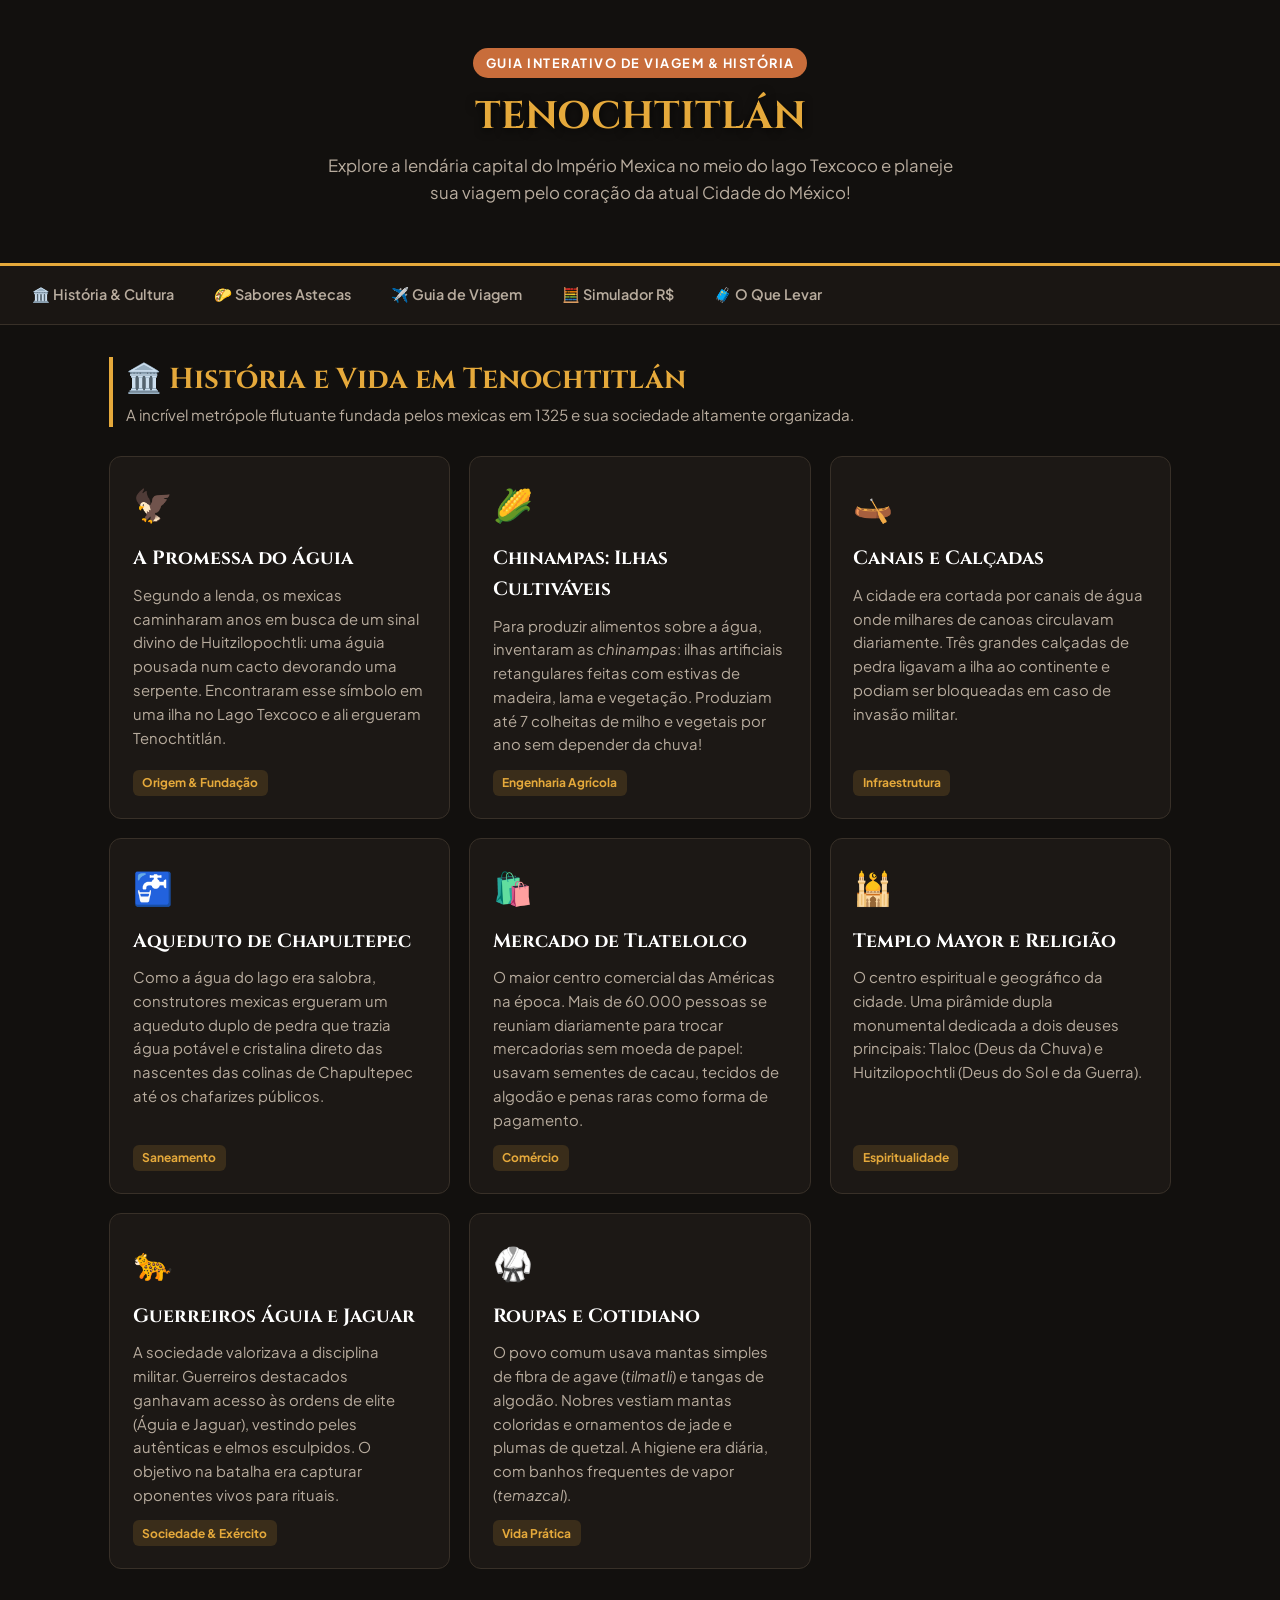
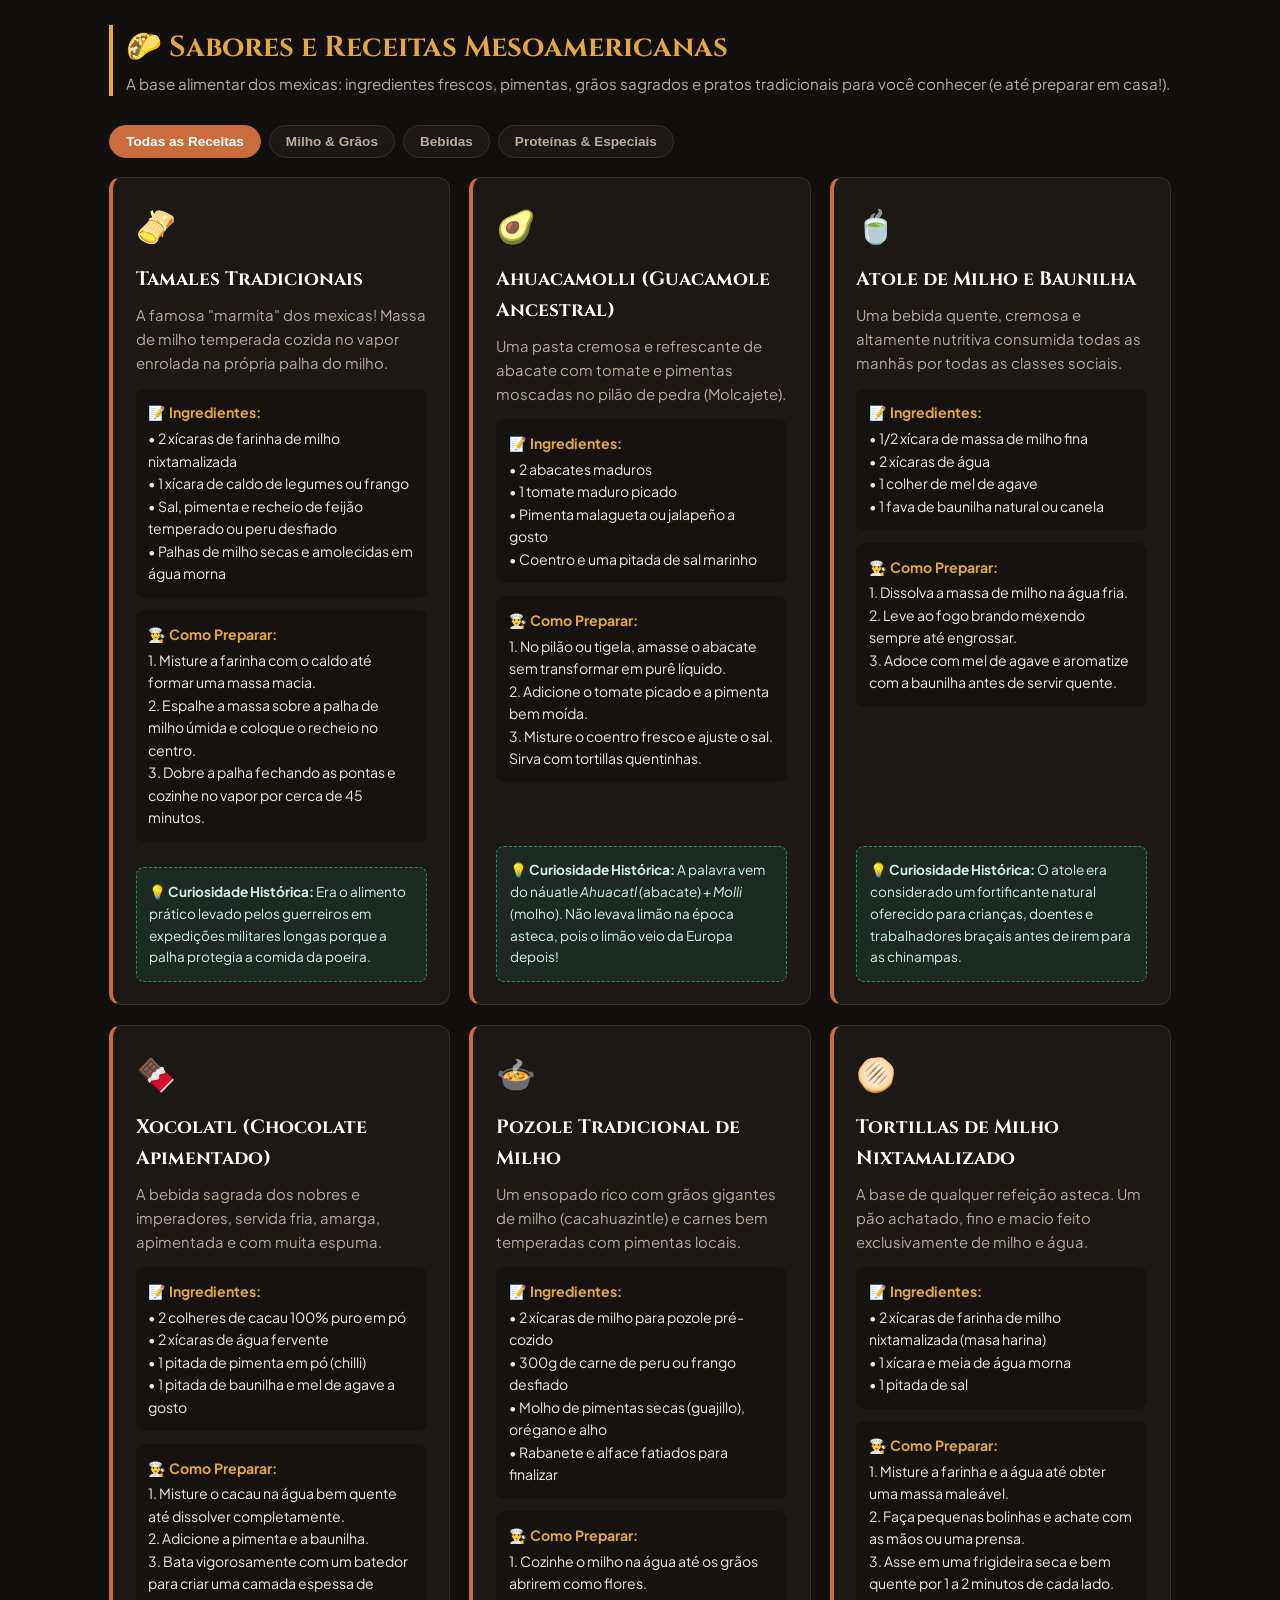
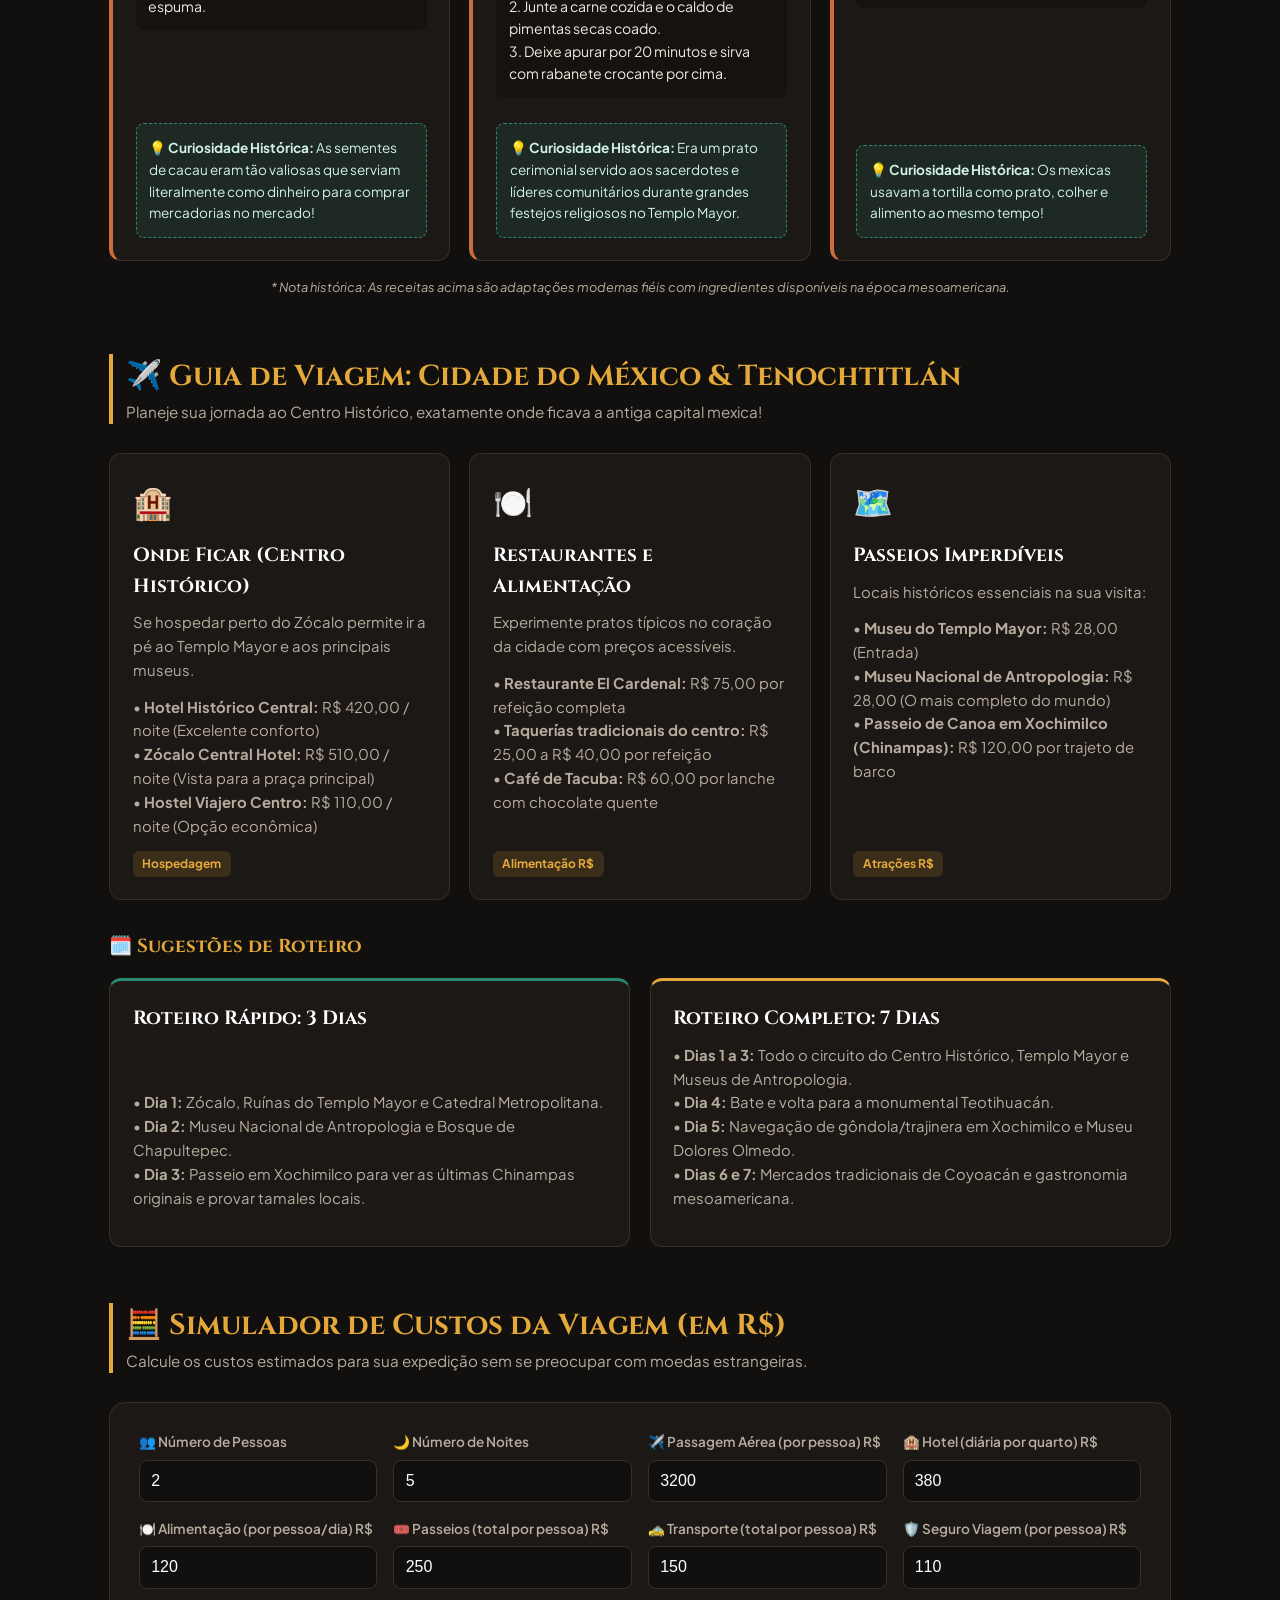
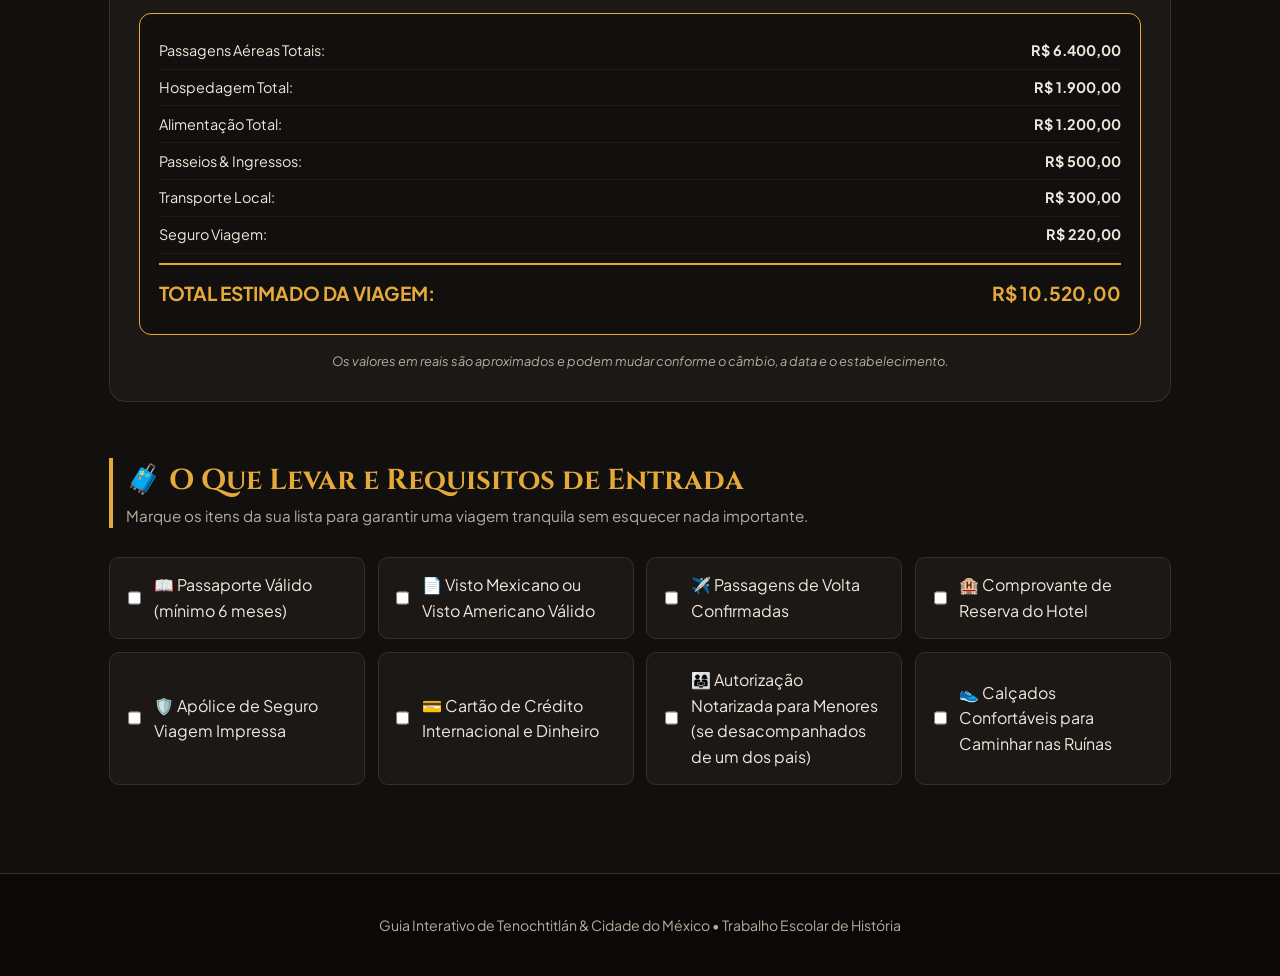
<file: index.html>
<!DOCTYPE html>
<html lang="pt-BR">
<head>
  <meta charset="UTF-8">
  <meta name="viewport" content="width=device-width, initial-scale=1.0">
  <title>Tenochtitlán - O Império no Lago: Guia Interativo</title>
  <link rel="preconnect" href="https://fonts.googleapis.com">
  <link rel="preconnect" href="https://fonts.gstatic.com" crossorigin>
  <link href="https://fonts.googleapis.com/css2?family=Cinzel:wght@600;700;900&family=Plus+Jakarta+Sans:wght@400;500;600;700&display=swap" rel="stylesheet">
  
  <style>
    :root {
      --bg-dark: #12100e;
      --bg-card: #1c1815;
      --bg-card-hover: #26211c;
      --accent-gold: #e5a93b;
      --accent-copper: #c86d3b;
      --accent-jade: #2a8a71;
      --accent-water: #388296;
      --text-main: #f0e8dd;
      --text-muted: #b8ac9e;
      --border-color: #383028;
      --font-title: 'Cinzel', serif;
      --font-body: 'Plus Jakarta Sans', sans-serif;
    }

    * {
      box-sizing: border-box;
      margin: 0;
      padding: 0;
    }

    body {
      background-color: var(--bg-dark);
      color: var(--text-main);
      font-family: var(--font-body);
      line-height: 1.6;
      -webkit-font-smoothing: antialiased;
    }

    /* HEADER & HERO */
    header {
      background: linear-gradient(180deg, rgba(18,16,14,0.7) 0%, rgba(18,16,14,0.95) 100%),
                  url('https://images.unsplash.com/photo-1518638150340-f706e86654de?auto=format&fit=crop&w=1200&q=80') center/cover no-repeat;
      padding: 3rem 1.5rem 2rem;
      text-align: center;
      border-bottom: 3px solid var(--accent-gold);
    }

    .hero-badge {
      display: inline-block;
      background: var(--accent-copper);
      color: #fff;
      font-size: 0.8rem;
      font-weight: 700;
      letter-spacing: 1.5px;
      padding: 0.3rem 0.8rem;
      border-radius: 20px;
      margin-bottom: 1rem;
      text-transform: uppercase;
    }

    h1 {
      font-family: var(--font-title);
      color: var(--accent-gold);
      font-size: 2.4rem;
      line-height: 1.2;
      margin-bottom: 0.8rem;
      text-shadow: 0 2px 10px rgba(0,0,0,0.8);
    }

    header p {
      color: var(--text-muted);
      font-size: 1.05rem;
      max-width: 650px;
      margin: 0 auto 1.5rem;
    }

    /* NAVIGATION */
    nav {
      position: sticky;
      top: 0;
      z-index: 100;
      background: rgba(28, 24, 21, 0.95);
      backdrop-filter: blur(8px);
      border-bottom: 1px solid var(--border-color);
      display: flex;
      overflow-x: auto;
      padding: 0.5rem 1rem;
      gap: 0.5rem;
      scrollbar-width: none;
    }
    nav::-webkit-scrollbar { display: none; }

    nav a {
      color: var(--text-muted);
      text-decoration: none;
      font-weight: 600;
      font-size: 0.9rem;
      padding: 0.6rem 1rem;
      border-radius: 8px;
      white-space: nowrap;
      transition: all 0.2s ease;
      display: flex;
      align-items: center;
      gap: 0.4rem;
    }

    nav a:hover, nav a.active {
      background: var(--accent-gold);
      color: var(--bg-dark);
    }

    /* CONTAINER & SECTIONS */
    .container {
      max-width: 1100px;
      margin: 0 auto;
      padding: 2rem 1.2rem;
    }

    section {
      margin-bottom: 3.5rem;
      scroll-margin-top: 4rem;
    }

    .section-header {
      margin-bottom: 1.8rem;
      border-left: 4px solid var(--accent-gold);
      padding-left: 0.8rem;
    }

    .section-header h2 {
      font-family: var(--font-title);
      color: var(--accent-gold);
      font-size: 1.8rem;
    }

    .section-header p {
      color: var(--text-muted);
      font-size: 0.95rem;
    }

    /* GRID & CARDS */
    .grid {
      display: grid;
      grid-template-columns: repeat(auto-fit, minmax(280px, 1fr));
      gap: 1.2rem;
    }

    .card {
      background: var(--bg-card);
      border: 1px solid var(--border-color);
      border-radius: 12px;
      padding: 1.4rem;
      transition: transform 0.2s ease, border-color 0.2s ease;
      display: flex;
      flex-direction: column;
      justify-content: space-between;
    }

    .card:hover {
      transform: translateY(-3px);
      border-color: var(--accent-gold);
    }

    .card-icon {
      font-size: 2rem;
      margin-bottom: 0.8rem;
      display: inline-block;
    }

    .card h3 {
      font-family: var(--font-title);
      color: #fff;
      font-size: 1.2rem;
      margin-bottom: 0.6rem;
    }

    .card p {
      color: var(--text-muted);
      font-size: 0.93rem;
      margin-bottom: 0.8rem;
    }

    .tag-badge {
      display: inline-block;
      font-size: 0.75rem;
      font-weight: 700;
      background: rgba(229, 169, 59, 0.15);
      color: var(--accent-gold);
      padding: 0.2rem 0.6rem;
      border-radius: 6px;
      align-self: flex-start;
    }

    /* TABBED SYSTEM FOR RECIPES & ITINERARY */
    .filter-bar {
      display: flex;
      gap: 0.5rem;
      flex-wrap: wrap;
      margin-bottom: 1.2rem;
    }

    .filter-btn {
      background: var(--bg-card);
      border: 1px solid var(--border-color);
      color: var(--text-muted);
      padding: 0.5rem 1rem;
      border-radius: 20px;
      font-size: 0.85rem;
      cursor: pointer;
      font-weight: 600;
      transition: 0.2s;
    }

    .filter-btn.active, .filter-btn:hover {
      background: var(--accent-copper);
      color: #fff;
      border-color: var(--accent-copper);
    }

    /* RECIPE CARD SPECIFICS */
    .recipe-card {
      background: var(--bg-card);
      border-left: 4px solid var(--accent-copper);
    }

    .recipe-meta {
      background: rgba(0,0,0,0.25);
      border-radius: 8px;
      padding: 0.8rem;
      margin: 0.8rem 0;
      font-size: 0.88rem;
    }

    .recipe-meta strong {
      color: var(--accent-gold);
      display: block;
      margin-bottom: 0.2rem;
    }

    .curiosity-box {
      background: rgba(42, 138, 113, 0.15);
      border: 1px dashed var(--accent-jade);
      padding: 0.8rem;
      border-radius: 8px;
      font-size: 0.85rem;
      color: #d1f2e8;
      margin-top: 0.8rem;
    }

    /* SIMULATOR */
    .sim-box {
      background: var(--bg-card);
      border: 1px solid var(--border-color);
      border-radius: 16px;
      padding: 1.8rem;
    }

    .sim-grid {
      display: grid;
      grid-template-columns: repeat(auto-fit, minmax(220px, 1fr));
      gap: 1rem;
      margin-bottom: 1.5rem;
    }

    .input-group {
      display: flex;
      flex-direction: column;
      gap: 0.4rem;
    }

    .input-group label {
      font-size: 0.85rem;
      color: var(--text-muted);
      font-weight: 600;
    }

    .input-group input {
      background: #12100e;
      border: 1px solid var(--border-color);
      color: #fff;
      padding: 0.7rem;
      border-radius: 8px;
      font-size: 1rem;
      outline: none;
    }

    .input-group input:focus {
      border-color: var(--accent-gold);
    }

    .sim-results {
      background: #12100e;
      border-radius: 12px;
      padding: 1.2rem;
      border: 1px solid var(--accent-gold);
    }

    .res-row {
      display: flex;
      justify-content: space-between;
      padding: 0.4rem 0;
      border-bottom: 1px solid rgba(255,255,255,0.05);
      font-size: 0.9rem;
    }

    .res-row.total {
      border-top: 2px solid var(--accent-gold);
      border-bottom: none;
      font-size: 1.2rem;
      font-weight: 700;
      color: var(--accent-gold);
      margin-top: 0.6rem;
      padding-top: 0.8rem;
    }

    .disclaimer-text {
      font-size: 0.8rem;
      color: var(--text-muted);
      margin-top: 1rem;
      font-style: italic;
      text-align: center;
    }

    /* CHECKLIST */
    .checklist-grid {
      display: grid;
      grid-template-columns: repeat(auto-fit, minmax(250px, 1fr));
      gap: 0.8rem;
    }

    .check-item {
      background: var(--bg-card);
      border: 1px solid var(--border-color);
      padding: 0.9rem 1.1rem;
      border-radius: 10px;
      display: flex;
      align-items: center;
      gap: 0.8rem;
      cursor: pointer;
      user-select: none;
    }

    .check-item input[type="checkbox"] {
      width: 18px;
      height: 18px;
      accent-color: var(--accent-gold);
      cursor: pointer;
    }

    /* FOOTER */
    footer {
      text-align: center;
      padding: 2.5rem 1rem;
      background: #0a0908;
      border-top: 1px solid var(--border-color);
      color: var(--text-muted);
      font-size: 0.88rem;
    }

    /* RESPONSIVE */
    @media (max-width: 600px) {
      h1 { font-size: 1.8rem; }
      .container { padding: 1.2rem 0.9rem; }
      .sim-box { padding: 1.2rem; }
    }
  </style>
</head>
<body>

  <!-- HEADER -->
  <header>
    <span class="hero-badge">Guia Interativo de Viagem & História</span>
    <h1>TENOCHTITLÁN</h1>
    <p>Explore a lendária capital do Império Mexica no meio do lago Texcoco e planeje sua viagem pelo coração da atual Cidade do México!</p>
  </header>

  <!-- NAVEGAÇÃO -->
  <nav id="navbar">
    <a href="#historia" class="active">🏛️ História & Cultura</a>
    <a href="#gastronomia">🌮 Sabores Astecas</a>
    <a href="#roteiro">✈️ Guia de Viagem</a>
    <a href="#simulador">🧮 Simulador R$</a>
    <a href="#bagagem">🧳 O Que Levar</a>
  </nav>

  <div class="container">

    <!-- SEÇÃO 1: HISTÓRIA E CULTURA -->
    <section id="historia">
      <div class="section-header">
        <h2>🏛️ História e Vida em Tenochtitlán</h2>
        <p>A incrível metrópole flutuante fundada pelos mexicas em 1325 e sua sociedade altamente organizada.</p>
      </div>

      <div class="grid">
        <div class="card">
          <div>
            <span class="card-icon">🦅</span>
            <h3>A Promessa do Águia</h3>
            <p>Segundo a lenda, os mexicas caminharam anos em busca de um sinal divino de Huitzilopochtli: uma águia pousada num cacto devorando uma serpente. Encontraram esse símbolo em uma ilha no Lago Texcoco e ali ergueram Tenochtitlán.</p>
          </div>
          <span class="tag-badge">Origem & Fundação</span>
        </div>

        <div class="card">
          <div>
            <span class="card-icon">🌽</span>
            <h3>Chinampas: Ilhas Cultiváveis</h3>
            <p>Para produzir alimentos sobre a água, inventaram as <i>chinampas</i>: ilhas artificiais retangulares feitas com estivas de madeira, lama e vegetação. Produziam até 7 colheitas de milho e vegetais por ano sem depender da chuva!</p>
          </div>
          <span class="tag-badge">Engenharia Agrícola</span>
        </div>

        <div class="card">
          <div>
            <span class="card-icon">🛶</span>
            <h3>Canais e Calçadas</h3>
            <p>A cidade era cortada por canais de água onde milhares de canoas circulavam diariamente. Três grandes calçadas de pedra ligavam a ilha ao continente e podiam ser bloqueadas em caso de invasão militar.</p>
          </div>
          <span class="tag-badge">Infraestrutura</span>
        </div>

        <div class="card">
          <div>
            <span class="card-icon">🚰</span>
            <h3>Aqueduto de Chapultepec</h3>
            <p>Como a água do lago era salobra, construtores mexicas ergueram um aqueduto duplo de pedra que trazia água potável e cristalina direto das nascentes das colinas de Chapultepec até os chafarizes públicos.</p>
          </div>
          <span class="tag-badge">Saneamento</span>
        </div>

        <div class="card">
          <div>
            <span class="card-icon">🛍️</span>
            <h3>Mercado de Tlatelolco</h3>
            <p>O maior centro comercial das Américas na época. Mais de 60.000 pessoas se reuniam diariamente para trocar mercadorias sem moeda de papel: usavam sementes de cacau, tecidos de algodão e penas raras como forma de pagamento.</p>
          </div>
          <span class="tag-badge">Comércio</span>
        </div>

        <div class="card">
          <div>
            <span class="card-icon">🕌</span>
            <h3>Templo Mayor e Religião</h3>
            <p>O centro espiritual e geográfico da cidade. Uma pirâmide dupla monumental dedicada a dois deuses principais: Tlaloc (Deus da Chuva) e Huitzilopochtli (Deus do Sol e da Guerra).</p>
          </div>
          <span class="tag-badge">Espiritualidade</span>
        </div>

        <div class="card">
          <div>
            <span class="card-icon">🐆</span>
            <h3>Guerreiros Águia e Jaguar</h3>
            <p>A sociedade valorizava a disciplina militar. Guerreiros destacados ganhavam acesso às ordens de elite (Águia e Jaguar), vestindo peles autênticas e elmos esculpidos. O objetivo na batalha era capturar oponentes vivos para rituais.</p>
          </div>
          <span class="tag-badge">Sociedade & Exército</span>
        </div>

        <div class="card">
          <div>
            <span class="card-icon">🥋</span>
            <h3>Roupas e Cotidiano</h3>
            <p>O povo comum usava mantas simples de fibra de agave (<i>tilmatli</i>) e tangas de algodão. Nobres vestiam mantas coloridas e ornamentos de jade e plumas de quetzal. A higiene era diária, com banhos frequentes de vapor (<i>temazcal</i>).</p>
          </div>
          <span class="tag-badge">Vida Prática</span>
        </div>
      </div>
    </section>

    <!-- SEÇÃO 2: COMIDAS E RECEITAS -->
    <section id="gastronomia">
      <div class="section-header">
        <h2>🌮 Sabores e Receitas Mesoamericanas</h2>
        <p>A base alimentar dos mexicas: ingredientes frescos, pimentas, grãos sagrados e pratos tradicionais para você conhecer (e até preparar em casa!).</p>
      </div>

      <div class="filter-bar">
        <button class="filter-btn active" onclick="filterRecipes('all')">Todas as Receitas</button>
        <button class="filter-btn" onclick="filterRecipes('milho')">Milho & Grãos</button>
        <button class="filter-btn" onclick="filterRecipes('bebidas')">Bebidas</button>
        <button class="filter-btn" onclick="filterRecipes('proteinas')">Proteínas & Especiais</button>
      </div>

      <div class="grid" id="recipes-grid">

        <!-- TAMALES -->
        <div class="card recipe-card" data-category="milho">
          <div>
            <span class="card-icon">🫔</span>
            <h3>Tamales Tradicionais</h3>
            <p>A famosa "marmita" dos mexicas! Massa de milho temperada cozida no vapor enrolada na própria palha do milho.</p>

            <div class="recipe-meta">
              <strong>📝 Ingredientes:</strong>
              • 2 xícaras de farinha de milho nixtamalizada<br>
              • 1 xícara de caldo de legumes ou frango<br>
              • Sal, pimenta e recheio de feijão temperado ou peru desfiado<br>
              • Palhas de milho secas e amolecidas em água morna
            </div>

            <div class="recipe-meta">
              <strong>👨‍🍳 Como Preparar:</strong>
              1. Misture a farinha com o caldo até formar uma massa macia.<br>
              2. Espalhe a massa sobre a palha de milho úmida e coloque o recheio no centro.<br>
              3. Dobre a palha fechando as pontas e cozinhe no vapor por cerca de 45 minutos.
            </div>
          </div>
          <div class="curiosity-box">
            💡 <strong>Curiosidade Histórica:</strong> Era o alimento prático levado pelos guerreiros em expedições militares longas porque a palha protegia a comida da poeira.
          </div>
        </div>

        <!-- GUACAMOLE MEXICA -->
        <div class="card recipe-card" data-category="proteinas">
          <div>
            <span class="card-icon">🥑</span>
            <h3>Ahuacamolli (Guacamole Ancestral)</h3>
            <p>Uma pasta cremosa e refrescante de abacate com tomate e pimentas moscadas no pilão de pedra (Molcajete).</p>

            <div class="recipe-meta">
              <strong>📝 Ingredientes:</strong>
              • 2 abacates maduros<br>
              • 1 tomate maduro picado<br>
              • Pimenta malagueta ou jalapeño a gosto<br>
              • Coentro e uma pitada de sal marinho
            </div>

            <div class="recipe-meta">
              <strong>👨‍🍳 Como Preparar:</strong>
              1. No pilão ou tigela, amasse o abacate sem transformar em purê líquido.<br>
              2. Adicione o tomate picado e a pimenta bem moída.<br>
              3. Misture o coentro fresco e ajuste o sal. Sirva com tortillas quentinhas.
            </div>
          </div>
          <div class="curiosity-box">
            💡 <strong>Curiosidade Histórica:</strong> A palavra vem do náuatle <i>Ahuacatl</i> (abacate) + <i>Molli</i> (molho). Não levava limão na época asteca, pois o limão veio da Europa depois!
          </div>
        </div>

        <!-- ATOLE -->
        <div class="card recipe-card" data-category="bebidas">
          <div>
            <span class="card-icon">🍵</span>
            <h3>Atole de Milho e Baunilha</h3>
            <p>Uma bebida quente, cremosa e altamente nutritiva consumida todas as manhãs por todas as classes sociais.</p>

            <div class="recipe-meta">
              <strong>📝 Ingredientes:</strong>
              • 1/2 xícara de massa de milho fina<br>
              • 2 xícaras de água<br>
              • 1 colher de mel de agave<br>
              • 1 fava de baunilha natural ou canela
            </div>

            <div class="recipe-meta">
              <strong>👨‍🍳 Como Preparar:</strong>
              1. Dissolva a massa de milho na água fria.<br>
              2. Leve ao fogo brando mexendo sempre até engrossar.<br>
              3. Adoce com mel de agave e aromatize com a baunilha antes de servir quente.
            </div>
          </div>
          <div class="curiosity-box">
            💡 <strong>Curiosidade Histórica:</strong> O atole era considerado um fortificante natural oferecido para crianças, doentes e trabalhadores braçais antes de irem para as chinampas.
          </div>
        </div>

        <!-- XOCOLATL (CHOCOLATE ASTECA) -->
        <div class="card recipe-card" data-category="bebidas">
          <div>
            <span class="card-icon">🍫</span>
            <h3>Xocolatl (Chocolate Apimentado)</h3>
            <p>A bebida sagrada dos nobres e imperadores, servida fria, amarga, apimentada e com muita espuma.</p>

            <div class="recipe-meta">
              <strong>📝 Ingredientes:</strong>
              • 2 colheres de cacau 100% puro em pó<br>
              • 2 xícaras de água fervente<br>
              • 1 pitada de pimenta em pó (chilli)<br>
              • 1 pitada de baunilha e mel de agave a gosto
            </div>

            <div class="recipe-meta">
              <strong>👨‍🍳 Como Preparar:</strong>
              1. Misture o cacau na água bem quente até dissolver completamente.<br>
              2. Adicione a pimenta e a baunilha.<br>
              3. Bata vigorosamente com um batedor para criar uma camada espessa de espuma.
            </div>
          </div>
          <div class="curiosity-box">
            💡 <strong>Curiosidade Histórica:</strong> As sementes de cacau eram tão valiosas que serviam literalmente como dinheiro para comprar mercadorias no mercado!
          </div>
        </div>

        <!-- POZOLE -->
        <div class="card recipe-card" data-category="proteinas">
          <div>
            <span class="card-icon">🍲</span>
            <h3>Pozole Tradicional de Milho</h3>
            <p>Um ensopado rico com grãos gigantes de milho (cacahuazintle) e carnes bem temperadas com pimentas locais.</p>

            <div class="recipe-meta">
              <strong>📝 Ingredientes:</strong>
              • 2 xícaras de milho para pozole pré-cozido<br>
              • 300g de carne de peru ou frango desfiado<br>
              • Molho de pimentas secas (guajillo), orégano e alho<br>
              • Rabanete e alface fatiados para finalizar
            </div>

            <div class="recipe-meta">
              <strong>👨‍🍳 Como Preparar:</strong>
              1. Cozinhe o milho na água até os grãos abrirem como flores.<br>
              2. Junte a carne cozida e o caldo de pimentas secas coado.<br>
              3. Deixe apurar por 20 minutos e sirva com rabanete crocante por cima.
            </div>
          </div>
          <div class="curiosity-box">
            💡 <strong>Curiosidade Histórica:</strong> Era um prato cerimonial servido aos sacerdotes e líderes comunitários durante grandes festejos religiosos no Templo Mayor.
          </div>
        </div>

        <!-- TORTILLAS DE MILHO -->
        <div class="card recipe-card" data-category="milho">
          <div>
            <span class="card-icon">🫓</span>
            <h3>Tortillas de Milho Nixtamalizado</h3>
            <p>A base de qualquer refeição asteca. Um pão achatado, fino e macio feito exclusivamente de milho e água.</p>

            <div class="recipe-meta">
              <strong>📝 Ingredientes:</strong>
              • 2 xícaras de farinha de milho nixtamalizada (masa harina)<br>
              • 1 xícara e meia de água morna<br>
              • 1 pitada de sal
            </div>

            <div class="recipe-meta">
              <strong>👨‍🍳 Como Preparar:</strong>
              1. Misture a farinha e a água até obter uma massa maleável.<br>
              2. Faça pequenas bolinhas e achate com as mãos ou uma prensa.<br>
              3. Asse em uma frigideira seca e bem quente por 1 a 2 minutos de cada lado.
            </div>
          </div>
          <div class="curiosity-box">
            💡 <strong>Curiosidade Histórica:</strong> Os mexicas usavam a tortilla como prato, colher e alimento ao mesmo tempo!
          </div>
        </div>

      </div>
      <p class="disclaimer-text">* Nota histórica: As receitas acima são adaptações modernas fiéis com ingredientes disponíveis na época mesoamericana.</p>
    </section>

    <!-- SEÇÃO 3: GUIA DE VIAGEM -->
    <section id="roteiro">
      <div class="section-header">
        <h2>✈️ Guia de Viagem: Cidade do México & Tenochtitlán</h2>
        <p>Planeje sua jornada ao Centro Histórico, exatamente onde ficava a antiga capital mexica!</p>
      </div>

      <div class="grid">
        <div class="card">
          <div>
            <span class="card-icon">🏨</span>
            <h3>Onde Ficar (Centro Histórico)</h3>
            <p>Se hospedar perto do Zócalo permite ir a pé ao Templo Mayor e aos principais museus.</p>
            <p>• <strong>Hotel Histórico Central:</strong> R$ 420,00 / noite (Excelente conforto)<br>
               • <strong>Zócalo Central Hotel:</strong> R$ 510,00 / noite (Vista para a praça principal)<br>
               • <strong>Hostel Viajero Centro:</strong> R$ 110,00 / noite (Opção econômica)</p>
          </div>
          <span class="tag-badge">Hospedagem</span>
        </div>

        <div class="card">
          <div>
            <span class="card-icon">🍽️</span>
            <h3>Restaurantes e Alimentação</h3>
            <p>Experimente pratos típicos no coração da cidade com preços acessíveis.</p>
            <p>• <strong>Restaurante El Cardenal:</strong> R$ 75,00 por refeição completa<br>
               • <strong>Taquerías tradicionais do centro:</strong> R$ 25,00 a R$ 40,00 por refeição<br>
               • <strong>Café de Tacuba:</strong> R$ 60,00 por lanche com chocolate quente</p>
          </div>
          <span class="tag-badge">Alimentação R$</span>
        </div>

        <div class="card">
          <div>
            <span class="card-icon">🗺️</span>
            <h3>Passeios Imperdíveis</h3>
            <p>Locais históricos essenciais na sua visita:</p>
            <p>• <strong>Museu do Templo Mayor:</strong> R$ 28,00 (Entrada)<br>
               • <strong>Museu Nacional de Antropologia:</strong> R$ 28,00 (O mais completo do mundo)<br>
               • <strong>Passeio de Canoa em Xochimilco (Chinampas):</strong> R$ 120,00 por trajeto de barco</p>
          </div>
          <span class="tag-badge">Atrações R$</span>
        </div>
      </div>

      <!-- SUGGESTED ITINERARIES -->
      <div style="margin-top: 2rem;">
        <h3 style="color: var(--accent-gold); font-family: var(--font-title); margin-bottom: 1rem;">🗓️ Sugestões de Roteiro</h3>
        
        <div class="grid">
          <div class="card" style="border-top: 3px solid var(--accent-jade);">
            <h3>Roteiro Rápido: 3 Dias</h3>
            <p>• <strong>Dia 1:</strong> Zócalo, Ruínas do Templo Mayor e Catedral Metropolitana.<br>
               • <strong>Dia 2:</strong> Museu Nacional de Antropologia e Bosque de Chapultepec.<br>
               • <strong>Dia 3:</strong> Passeio em Xochimilco para ver as últimas Chinampas originais e provar tamales locais.</p>
          </div>

          <div class="card" style="border-top: 3px solid var(--accent-gold);">
            <h3>Roteiro Completo: 7 Dias</h3>
            <p>• <strong>Dias 1 a 3:</strong> Todo o circuito do Centro Histórico, Templo Mayor e Museus de Antropologia.<br>
               • <strong>Dia 4:</strong> Bate e volta para a monumental Teotihuacán.<br>
               • <strong>Dia 5:</strong> Navegação de gôndola/trajinera em Xochimilco e Museu Dolores Olmedo.<br>
               • <strong>Dias 6 e 7:</strong> Mercados tradicionais de Coyoacán e gastronomia mesoamericana.</p>
          </div>
        </div>
      </div>
    </section>

    <!-- SEÇÃO 4: SIMULADOR DE CUSTOS -->
    <section id="simulador">
      <div class="section-header">
        <h2>🧮 Simulador de Custos da Viagem (em R$)</h2>
        <p>Calcule os custos estimados para sua expedição sem se preocupar com moedas estrangeiras.</p>
      </div>

      <div class="sim-box">
        <div class="sim-grid">
          <div class="input-group">
            <label>👥 Número de Pessoas</label>
            <input type="number" id="sim-pessoas" value="2" min="1" oninput="calcularViagem()">
          </div>

          <div class="input-group">
            <label>🌙 Número de Noites</label>
            <input type="number" id="sim-noites" value="5" min="1" oninput="calcularViagem()">
          </div>

          <div class="input-group">
            <label>✈️ Passagem Aérea (por pessoa) R$</label>
            <input type="number" id="sim-passagem" value="3200" oninput="calcularViagem()">
          </div>

          <div class="input-group">
            <label>🏨 Hotel (diária por quarto) R$</label>
            <input type="number" id="sim-hotel" value="380" oninput="calcularViagem()">
          </div>

          <div class="input-group">
            <label>🍽️ Alimentação (por pessoa/dia) R$</label>
            <input type="number" id="sim-alimentacao" value="120" oninput="calcularViagem()">
          </div>

          <div class="input-group">
            <label>🎟️ Passeios (total por pessoa) R$</label>
            <input type="number" id="sim-passeios" value="250" oninput="calcularViagem()">
          </div>

          <div class="input-group">
            <label>🚕 Transporte (total por pessoa) R$</label>
            <input type="number" id="sim-transporte" value="150" oninput="calcularViagem()">
          </div>

          <div class="input-group">
            <label>🛡️ Seguro Viagem (por pessoa) R$</label>
            <input type="number" id="sim-seguro" value="110" oninput="calcularViagem()">
          </div>
        </div>

        <div class="sim-results">
          <div class="res-row">
            <span>Passagens Aéreas Totais:</span>
            <strong id="res-passagens">R$ 0,00</strong>
          </div>
          <div class="res-row">
            <span>Hospedagem Total:</span>
            <strong id="res-hospedagem">R$ 0,00</strong>
          </div>
          <div class="res-row">
            <span>Alimentação Total:</span>
            <strong id="res-alimentacao">R$ 0,00</strong>
          </div>
          <div class="res-row">
            <span>Passeios & Ingressos:</span>
            <strong id="res-passeios">R$ 0,00</strong>
          </div>
          <div class="res-row">
            <span>Transporte Local:</span>
            <strong id="res-transporte">R$ 0,00</strong>
          </div>
          <div class="res-row">
            <span>Seguro Viagem:</span>
            <strong id="res-seguro">R$ 0,00</strong>
          </div>

          <div class="res-row total">
            <span>TOTAL ESTIMADO DA VIAGEM:</span>
            <span id="res-total">R$ 0,00</span>
          </div>
        </div>

        <p class="disclaimer-text">Os valores em reais são aproximados e podem mudar conforme o câmbio, a data e o estabelecimento.</p>
      </div>
    </section>

    <!-- SEÇÃO 5: O QUE LEVAR & DOCUMENTOS -->
    <section id="bagagem">
      <div class="section-header">
        <h2>🧳 O Que Levar e Requisitos de Entrada</h2>
        <p>Marque os itens da sua lista para garantir uma viagem tranquila sem esquecer nada importante.</p>
      </div>

      <div class="checklist-grid">
        <label class="check-item">
          <input type="checkbox">
          <span>📖 Passaporte Válido (mínimo 6 meses)</span>
        </label>

        <label class="check-item">
          <input type="checkbox">
          <span>📄 Visto Mexicano ou Visto Americano Válido</span>
        </label>

        <label class="check-item">
          <input type="checkbox">
          <span>✈️ Passagens de Volta Confirmadas</span>
        </label>

        <label class="check-item">
          <input type="checkbox">
          <span>🏨 Comprovante de Reserva do Hotel</span>
        </label>

        <label class="check-item">
          <input type="checkbox">
          <span>🛡️ Apólice de Seguro Viagem Impressa</span>
        </label>

        <label class="check-item">
          <input type="checkbox">
          <span>💳 Cartão de Crédito Internacional e Dinheiro</span>
        </label>

        <label class="check-item">
          <input type="checkbox">
          <span>👨‍👩‍👧 Autorização Notarizada para Menores (se desacompanhados de um dos pais)</span>
        </label>

        <label class="check-item">
          <input type="checkbox">
          <span>👟 Calçados Confortáveis para Caminhar nas Ruínas</span>
        </label>
      </div>
    </section>

  </div>

  <!-- FOOTER -->
  <footer>
    <p>Guia Interativo de Tenochtitlán & Cidade do México • Trabalho Escolar de História</p>
  </footer>

  <!-- JAVASCRIPT -->
  <script>
    // SIMULADOR DE VIAGEM EM R$
    function calcularViagem() {
      const pessoas = parseFloat(document.getElementById('sim-pessoas').value) || 0;
      const noites = parseFloat(document.getElementById('sim-noites').value) || 0;
      const passagem = parseFloat(document.getElementById('sim-passagem').value) || 0;
      const hotel = parseFloat(document.getElementById('sim-hotel').value) || 0;
      const alimentacao = parseFloat(document.getElementById('sim-alimentacao').value) || 0;
      const passeios = parseFloat(document.getElementById('sim-passeios').value) || 0;
      const transporte = parseFloat(document.getElementById('sim-transporte').value) || 0;
      const seguro = parseFloat(document.getElementById('sim-seguro').value) || 0;

      const totalPassagens = pessoas * passagem;
      const totalHospedagem = noites * hotel; // Considera valor por quarto
      const totalAlimentacao = pessoas * noites * alimentacao;
      const totalPasseios = pessoas * passeios;
      const totalTransporte = pessoas * transporte;
      const totalSeguro = pessoas * seguro;

      const totalGeral = totalPassagens + totalHospedagem + totalAlimentacao + totalPasseios + totalTransporte + totalSeguro;

      const fmt = (val) => val.toLocaleString('pt-BR', { style: 'currency', currency: 'BRL' });

      document.getElementById('res-passagens').innerText = fmt(totalPassagens);
      document.getElementById('res-hospedagem').innerText = fmt(totalHospedagem);
      document.getElementById('res-alimentacao').innerText = fmt(totalAlimentacao);
      document.getElementById('res-passeios').innerText = fmt(totalPasseios);
      document.getElementById('res-transporte').innerText = fmt(totalTransporte);
      document.getElementById('res-seguro').innerText = fmt(totalSeguro);
      document.getElementById('res-total').innerText = fmt(totalGeral);
    }

    // FILTRO DE RECEITAS
    function filterRecipes(category) {
      const buttons = document.querySelectorAll('.filter-btn');
      buttons.forEach(btn => btn.classList.remove('active'));
      event.target.classList.add('active');

      const cards = document.querySelectorAll('.recipe-card');
      cards.forEach(card => {
        if (category === 'all' || card.getAttribute('data-category') === category) {
          card.style.display = 'flex';
        } else {
          card.style.display = 'none';
        }
      });
    }

    // DESTACAR ABA DA NAVEGAÇÃO AO ROLAR
    window.addEventListener('scroll', () => {
      const sections = document.querySelectorAll('section');
      const navLinks = document.querySelectorAll('nav a');
      
      let current = '';
      sections.forEach(sec => {
        const top = sec.offsetTop - 100;
        if (pageYOffset >= top) {
          current = sec.getAttribute('id');
        }
      });

      navLinks.forEach(link => {
        link.classList.remove('active');
        if (link.getAttribute('href') === `#${current}`) {
          link.classList.add('active');
        }
      });
    });

    // Inicializar cálculo ao carregar a página
    document.addEventListener('DOMContentLoaded', calcularViagem);
  </script>
</body>
</html>
</file>
